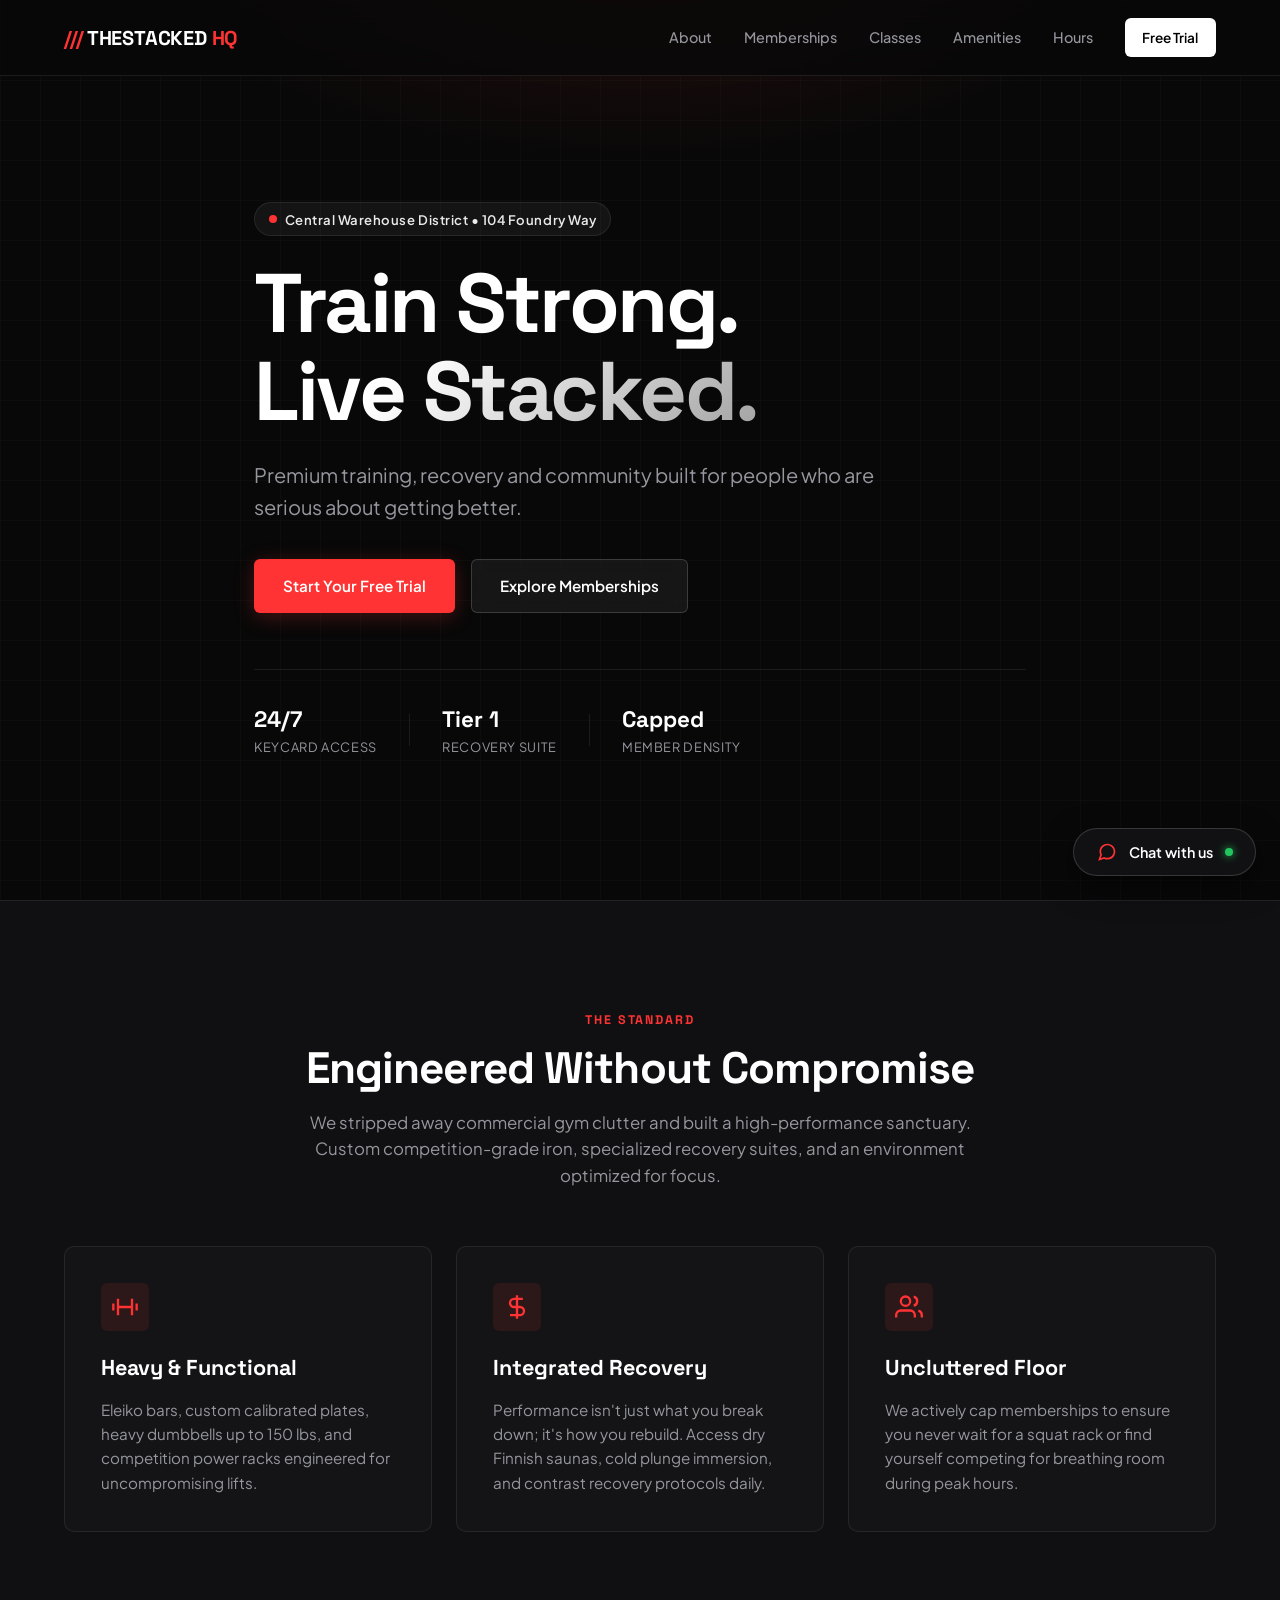
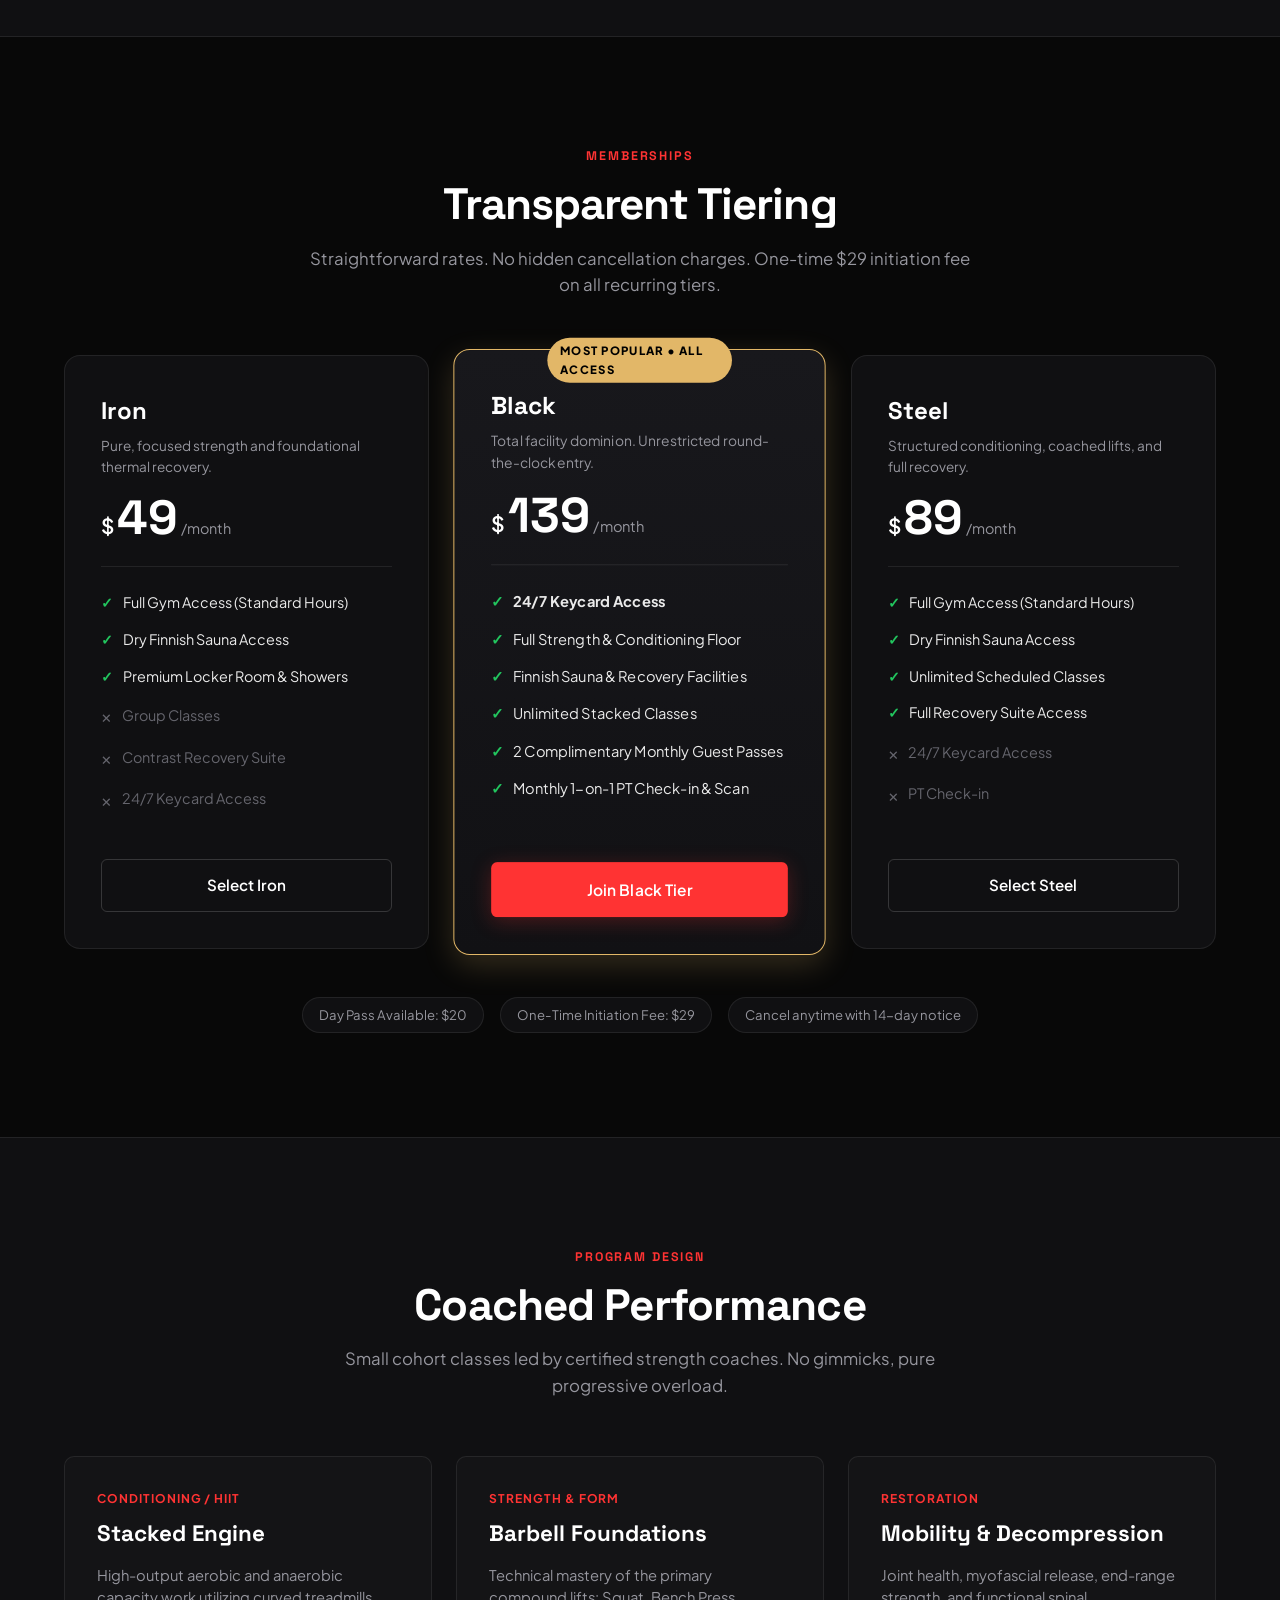
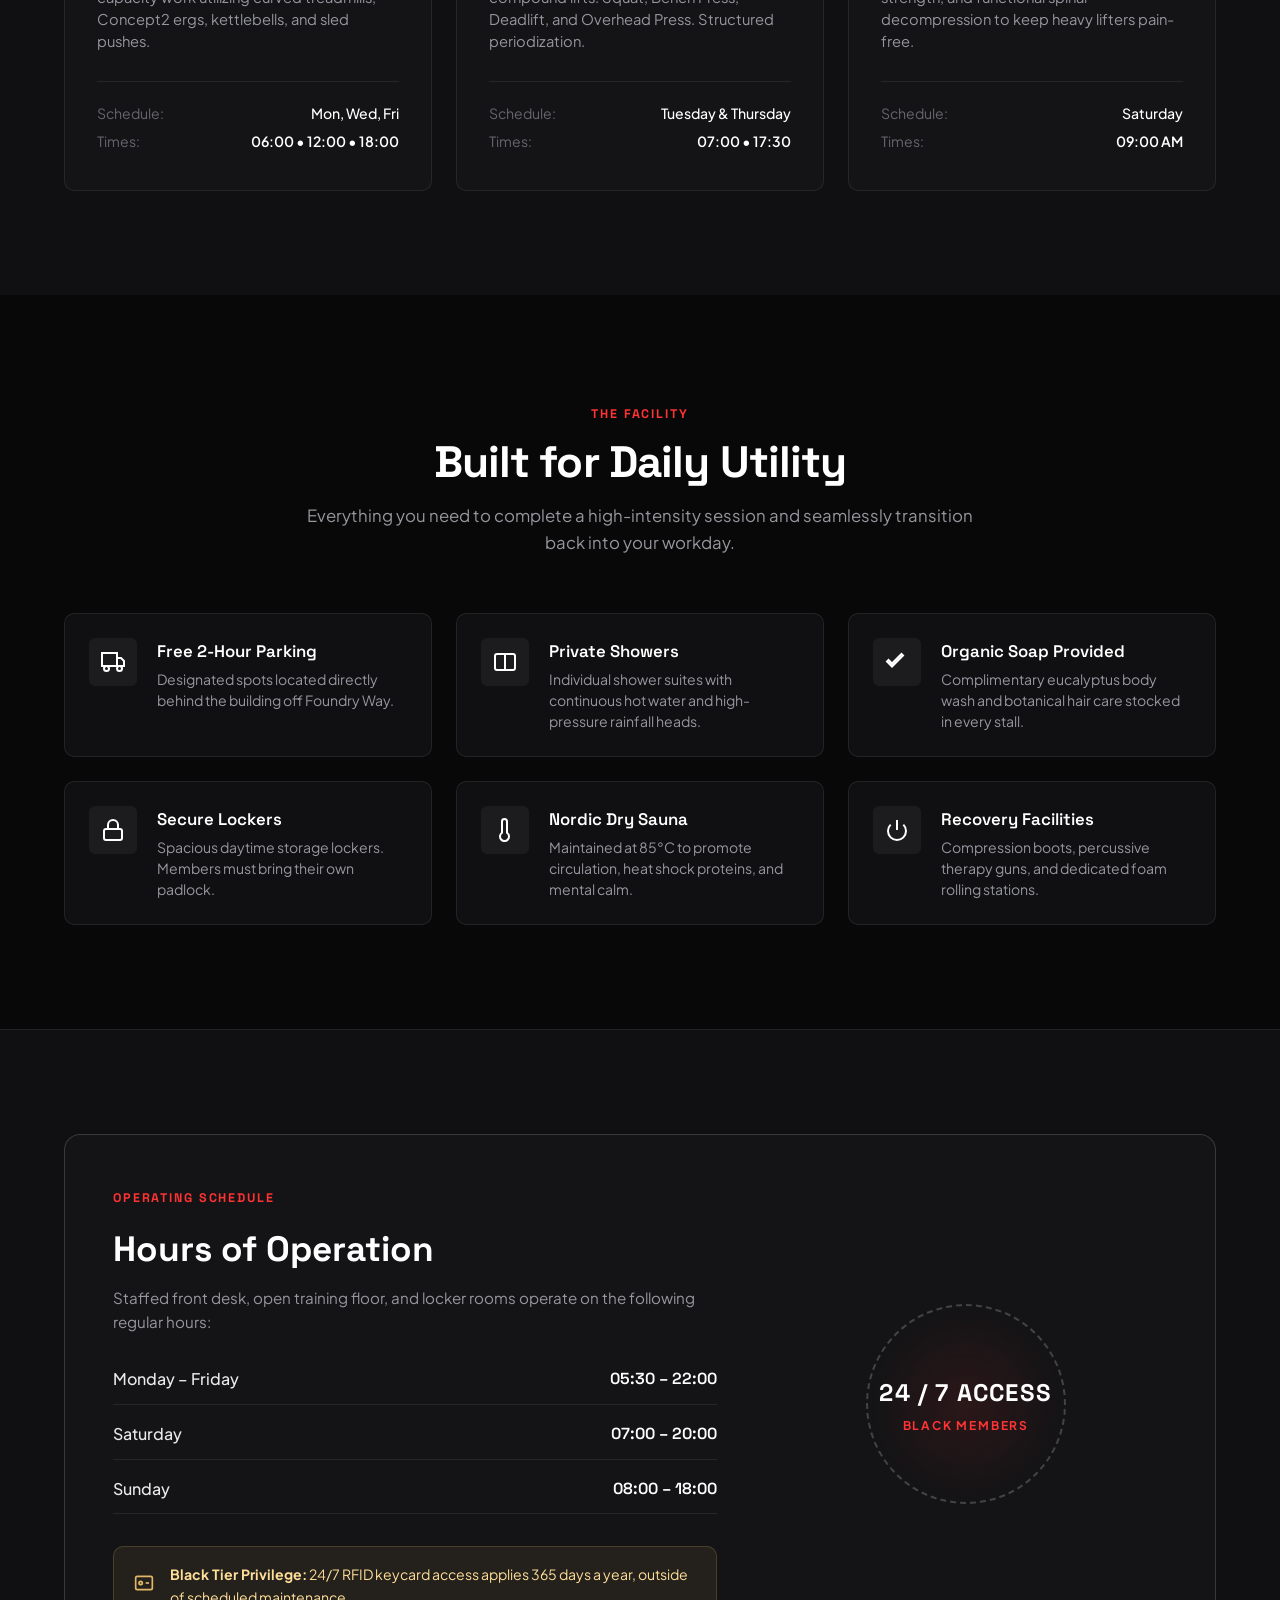
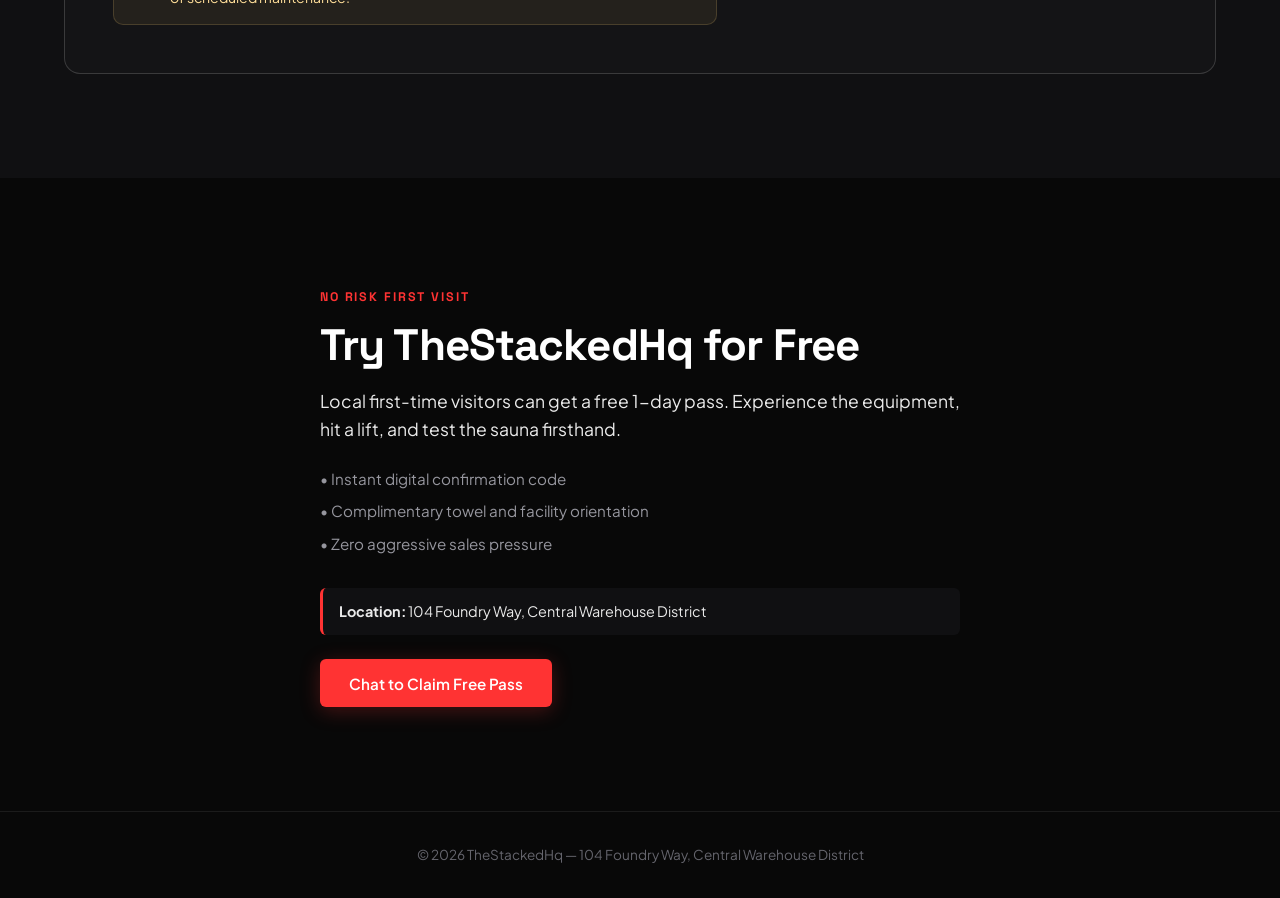
<file: index.html>
<!DOCTYPE html>
<html lang="en">
<head>
  <meta charset="UTF-8" />
  <meta name="viewport" content="width=device-width, initial-scale=1.0" />
  <title>TheStackedHq | Train Strong. Live Stacked.</title>
  <meta name="description" content="TheStackedHq is a premium strength, recovery, and conditioning facility located in the Central Warehouse District. High-end equipment, cold plunge, infrared sauna, and elite coaching." />
  
  <!-- Fonts -->
  <link rel="preconnect" href="https://fonts.googleapis.com">
  <link rel="preconnect" href="https://fonts.gstatic.com" crossorigin>
  <link href="https://fonts.googleapis.com/css2?family=Plus+Jakarta+Sans:wght@300;400;500;600;700;800&family=Space+Grotesk:wght@500;700&display=swap" rel="stylesheet">
  
  <link rel="stylesheet" href="style.css" />
</head>
<body>

  <!-- Navigation Bar -->
  <header class="site-header" id="navbar">
    <div class="container nav-container">
      <a href="#hero" class="brand-logo" aria-label="TheStackedHq Home">
        <span class="logo-mark">///</span> THESTACKED<span>HQ</span>
      </a>

      <nav class="nav-links" id="navMenu">
        <a href="#about" class="nav-link">About</a>
        <a href="#memberships" class="nav-link">Memberships</a>
        <a href="#classes" class="nav-link">Classes</a>
        <a href="#amenities" class="nav-link">Amenities</a>
        <a href="#hours" class="nav-link">Hours</a>
        <a href="#free-trial" class="nav-btn">Free Trial</a>
      </nav>

      <button class="mobile-toggle" id="menuToggle" aria-label="Toggle navigation menu" aria-expanded="false">
        <span></span>
        <span></span>
        <span></span>
      </button>
    </div>
  </header>

  <main>
    <!-- Hero Section -->
    <section class="hero" id="hero">
      <div class="hero-bg-overlay"></div>
      <div class="container hero-content">
        <div class="hero-tag">
          <span class="pulsing-dot"></span> Central Warehouse District &bull; 104 Foundry Way
        </div>
        <h1 class="hero-title">Train Strong.<br><span class="gradient-text">Live Stacked.</span></h1>
        <p class="hero-subtitle">
          Premium training, recovery and community built for people who are serious about getting better.
        </p>
        <div class="hero-actions">
          <a href="#free-trial" class="btn btn-primary">Start Your Free Trial</a>
          <a href="#memberships" class="btn btn-secondary">Explore Memberships</a>
        </div>
        <div class="hero-stats">
          <div class="stat-item">
            <span class="stat-number">24/7</span>
            <span class="stat-label">Keycard Access</span>
          </div>
          <div class="stat-divider"></div>
          <div class="stat-item">
            <span class="stat-number">Tier 1</span>
            <span class="stat-label">Recovery Suite</span>
          </div>
          <div class="stat-divider"></div>
          <div class="stat-item">
            <span class="stat-number">Capped</span>
            <span class="stat-label">Member Density</span>
          </div>
        </div>
      </div>
    </section>

    <!-- About Section -->
    <section class="section about" id="about">
      <div class="container">
        <div class="section-header text-center">
          <span class="section-eyebrow">The Standard</span>
          <h2 class="section-title">Engineered Without Compromise</h2>
          <p class="section-subtitle">
            We stripped away commercial gym clutter and built a high-performance sanctuary. Custom competition-grade iron, specialized recovery suites, and an environment optimized for focus.
          </p>
        </div>

        <div class="about-grid">
          <div class="about-card">
            <div class="card-icon">
              <svg width="28" height="28" viewBox="0 0 24 24" fill="none" stroke="currentColor" stroke-width="2"><path d="M6 5v14M18 5v14M2 9v6M22 9v6M6 12h12"/></svg>
            </div>
            <h3>Heavy &amp; Functional</h3>
            <p>Eleiko bars, custom calibrated plates, heavy dumbbells up to 150 lbs, and competition power racks engineered for uncompromising lifts.</p>
          </div>

          <div class="about-card">
            <div class="card-icon">
              <svg width="28" height="28" viewBox="0 0 24 24" fill="none" stroke="currentColor" stroke-width="2"><path d="M12 2v20M17 5H9.5a3.5 3.5 0 0 0 0 7h5a3.5 3.5 0 0 1 0 7H6"/></svg>
            </div>
            <h3>Integrated Recovery</h3>
            <p>Performance isn't just what you break down; it's how you rebuild. Access dry Finnish saunas, cold plunge immersion, and contrast recovery protocols daily.</p>
          </div>

          <div class="about-card">
            <div class="card-icon">
              <svg width="28" height="28" viewBox="0 0 24 24" fill="none" stroke="currentColor" stroke-width="2"><path d="M17 21v-2a4 4 0 0 0-4-4H5a4 4 0 0 0-4 4v2"></path><circle cx="9" cy="7" r="4"></circle><path d="M23 21v-2a4 4 0 0 0-3-3.87"></path><path d="M16 3.13a4 4 0 0 1 0 7.75"></path></svg>
            </div>
            <h3>Uncluttered Floor</h3>
            <p>We actively cap memberships to ensure you never wait for a squat rack or find yourself competing for breathing room during peak hours.</p>
          </div>
        </div>
      </div>
    </section>

    <!-- Membership Plans -->
    <section class="section memberships" id="memberships">
      <div class="container">
        <div class="section-header text-center">
          <span class="section-eyebrow">Memberships</span>
          <h2 class="section-title">Transparent Tiering</h2>
          <p class="section-subtitle">Straightforward rates. No hidden cancellation charges. One-time $29 initiation fee on all recurring tiers.</p>
        </div>

        <div class="pricing-grid">
          <div class="pricing-card">
            <div class="pricing-header">
              <h3 class="plan-name">Iron</h3>
              <p class="plan-desc">Pure, focused strength and foundational thermal recovery.</p>
              <div class="plan-price">
                <span class="currency">$</span>
                <span class="amount">49</span>
                <span class="period">/month</span>
              </div>
            </div>
            <ul class="plan-features">
              <li><span class="check-icon">&#10003;</span> Full Gym Access (Standard Hours)</li>
              <li><span class="check-icon">&#10003;</span> Dry Finnish Sauna Access</li>
              <li><span class="check-icon">&#10003;</span> Premium Locker Room &amp; Showers</li>
              <li class="muted"><span class="cross-icon">&times;</span> Group Classes</li>
              <li class="muted"><span class="cross-icon">&times;</span> Contrast Recovery Suite</li>
              <li class="muted"><span class="cross-icon">&times;</span> 24/7 Keycard Access</li>
            </ul>
            <a href="#free-trial" class="btn btn-outline btn-block">Select Iron</a>
          </div>

          <div class="pricing-card prominent">
            <div class="popular-badge">MOST POPULAR &bull; ALL ACCESS</div>
            <div class="pricing-header">
              <h3 class="plan-name">Black</h3>
              <p class="plan-desc">Total facility dominion. Unrestricted round-the-clock entry.</p>
              <div class="plan-price">
                <span class="currency">$</span>
                <span class="amount">139</span>
                <span class="period">/month</span>
              </div>
            </div>
            <ul class="plan-features">
              <li><span class="check-icon">&#10003;</span> <strong>24/7 Keycard Access</strong></li>
              <li><span class="check-icon">&#10003;</span> Full Strength &amp; Conditioning Floor</li>
              <li><span class="check-icon">&#10003;</span> Finnish Sauna &amp; Recovery Facilities</li>
              <li><span class="check-icon">&#10003;</span> Unlimited Stacked Classes</li>
              <li><span class="check-icon">&#10003;</span> 2 Complimentary Monthly Guest Passes</li>
              <li><span class="check-icon">&#10003;</span> Monthly 1-on-1 PT Check-in &amp; Scan</li>
            </ul>
            <a href="#free-trial" class="btn btn-primary btn-block">Join Black Tier</a>
          </div>

          <div class="pricing-card">
            <div class="pricing-header">
              <h3 class="plan-name">Steel</h3>
              <p class="plan-desc">Structured conditioning, coached lifts, and full recovery.</p>
              <div class="plan-price">
                <span class="currency">$</span>
                <span class="amount">89</span>
                <span class="period">/month</span>
              </div>
            </div>
            <ul class="plan-features">
              <li><span class="check-icon">&#10003;</span> Full Gym Access (Standard Hours)</li>
              <li><span class="check-icon">&#10003;</span> Dry Finnish Sauna Access</li>
              <li><span class="check-icon">&#10003;</span> Unlimited Scheduled Classes</li>
              <li><span class="check-icon">&#10003;</span> Full Recovery Suite Access</li>
              <li class="muted"><span class="cross-icon">&times;</span> 24/7 Keycard Access</li>
              <li class="muted"><span class="cross-icon">&times;</span> PT Check-in</li>
            </ul>
            <a href="#free-trial" class="btn btn-outline btn-block">Select Steel</a>
          </div>
        </div>

        <div class="pricing-footer-note">
          <div class="note-pill">Day Pass Available: $20</div>
          <div class="note-pill">One-Time Initiation Fee: $29</div>
          <div class="note-pill">Cancel anytime with 14-day notice</div>
        </div>
      </div>
    </section>

    <!-- Classes Section -->
    <section class="section classes" id="classes">
      <div class="container">
        <div class="section-header text-center">
          <span class="section-eyebrow">Program Design</span>
          <h2 class="section-title">Coached Performance</h2>
          <p class="section-subtitle">Small cohort classes led by certified strength coaches. No gimmicks, pure progressive overload.</p>
        </div>

        <div class="classes-grid">
          <div class="class-card">
            <div class="class-type-badge">Conditioning / HIIT</div>
            <h3 class="class-name">Stacked Engine</h3>
            <p class="class-desc">High-output aerobic and anaerobic capacity work utilizing curved treadmills, Concept2 ergs, kettlebells, and sled pushes.</p>
            <div class="class-meta">
              <div class="meta-row">
                <span class="meta-label">Schedule:</span>
                <span class="meta-val">Mon, Wed, Fri</span>
              </div>
              <div class="meta-row">
                <span class="meta-label">Times:</span>
                <span class="meta-val highlight">06:00 &bull; 12:00 &bull; 18:00</span>
              </div>
            </div>
          </div>

          <div class="class-card">
            <div class="class-type-badge">Strength &amp; Form</div>
            <h3 class="class-name">Barbell Foundations</h3>
            <p class="class-desc">Technical mastery of the primary compound lifts: Squat, Bench Press, Deadlift, and Overhead Press. Structured periodization.</p>
            <div class="class-meta">
              <div class="meta-row">
                <span class="meta-label">Schedule:</span>
                <span class="meta-val">Tuesday &amp; Thursday</span>
              </div>
              <div class="meta-row">
                <span class="meta-label">Times:</span>
                <span class="meta-val highlight">07:00 &bull; 17:30</span>
              </div>
            </div>
          </div>

          <div class="class-card">
            <div class="class-type-badge">Restoration</div>
            <h3 class="class-name">Mobility &amp; Decompression</h3>
            <p class="class-desc">Joint health, myofascial release, end-range strength, and functional spinal decompression to keep heavy lifters pain-free.</p>
            <div class="class-meta">
              <div class="meta-row">
                <span class="meta-label">Schedule:</span>
                <span class="meta-val">Saturday</span>
              </div>
              <div class="meta-row">
                <span class="meta-label">Times:</span>
                <span class="meta-val highlight">09:00 AM</span>
              </div>
            </div>
          </div>
        </div>
      </div>
    </section>

    <!-- Amenities Section -->
    <section class="section amenities" id="amenities">
      <div class="container">
        <div class="section-header text-center">
          <span class="section-eyebrow">The Facility</span>
          <h2 class="section-title">Built for Daily Utility</h2>
          <p class="section-subtitle">Everything you need to complete a high-intensity session and seamlessly transition back into your workday.</p>
        </div>

        <div class="amenities-grid">
          <div class="amenity-item">
            <div class="amenity-icon">
              <svg width="24" height="24" viewBox="0 0 24 24" fill="none" stroke="currentColor" stroke-width="2"><rect x="1" y="3" width="15" height="13"></rect><polygon points="16 8 20 8 23 11 23 16 16 16 16 8"></polygon><circle cx="5.5" cy="18.5" r="2.5"></circle><circle cx="18.5" cy="18.5" r="2.5"></circle></svg>
            </div>
            <div class="amenity-info">
              <h4>Free 2-Hour Parking</h4>
              <p>Designated spots located directly behind the building off Foundry Way.</p>
            </div>
          </div>

          <div class="amenity-item">
            <div class="amenity-icon">
              <svg width="24" height="24" viewBox="0 0 24 24" fill="none" stroke="currentColor" stroke-width="2"><path d="M4 4h16c1.1 0 2 .9 2 2v12c0 1.1-.9 2-2 2H4c-1.1 0-2-.9-2-2V6c0-1.1.9-2 2-2z"/><path d="M12 4v16"/></svg>
            </div>
            <div class="amenity-info">
              <h4>Private Showers</h4>
              <p>Individual shower suites with continuous hot water and high-pressure rainfall heads.</p>
            </div>
          </div>

          <div class="amenity-item">
            <div class="amenity-icon">
              <svg width="24" height="24" viewBox="0 0 24 24" fill="none" stroke="currentColor" stroke-width="2"><path d="M7 16.5l-5-5L3.5 10 7 13.5 16.5 4 18 5.5l-11 11z"/></svg>
            </div>
            <div class="amenity-info">
              <h4>Organic Soap Provided</h4>
              <p>Complimentary eucalyptus body wash and botanical hair care stocked in every stall.</p>
            </div>
          </div>

          <div class="amenity-item">
            <div class="amenity-icon">
              <svg width="24" height="24" viewBox="0 0 24 24" fill="none" stroke="currentColor" stroke-width="2"><rect x="3" y="11" width="18" height="11" rx="2" ry="2"></rect><path d="M7 11V7a5 5 0 0 1 10 0v4"></path></svg>
            </div>
            <div class="amenity-info">
              <h4>Secure Lockers</h4>
              <p>Spacious daytime storage lockers. Members must bring their own padlock.</p>
            </div>
          </div>

          <div class="amenity-item">
            <div class="amenity-icon">
              <svg width="24" height="24" viewBox="0 0 24 24" fill="none" stroke="currentColor" stroke-width="2"><path d="M14 14.76V3.5a2.5 2.5 0 0 0-5 0v11.26a4.5 4.5 0 1 0 5 0z"/></svg>
            </div>
            <div class="amenity-info">
              <h4>Nordic Dry Sauna</h4>
              <p>Maintained at 85°C to promote circulation, heat shock proteins, and mental calm.</p>
            </div>
          </div>

          <div class="amenity-item">
            <div class="amenity-icon">
              <svg width="24" height="24" viewBox="0 0 24 24" fill="none" stroke="currentColor" stroke-width="2"><path d="M18.36 6.64a9 9 0 1 1-12.73 0"></path><line x1="12" y1="2" x2="12" y2="12"></line></svg>
            </div>
            <div class="amenity-info">
              <h4>Recovery Facilities</h4>
              <p>Compression boots, percussive therapy guns, and dedicated foam rolling stations.</p>
            </div>
          </div>
        </div>
      </div>
    </section>

    <!-- Opening Hours -->
    <section class="section hours" id="hours">
      <div class="container">
        <div class="hours-card">
          <div class="hours-content">
            <span class="section-eyebrow">Operating Schedule</span>
            <h2 class="hours-title">Hours of Operation</h2>
            <p class="hours-desc">
              Staffed front desk, open training floor, and locker rooms operate on the following regular hours:
            </p>
            
            <div class="hours-list">
              <div class="hours-row">
                <span class="day">Monday &ndash; Friday</span>
                <span class="time">05:30 &ndash; 22:00</span>
              </div>
              <div class="hours-row">
                <span class="day">Saturday</span>
                <span class="time">07:00 &ndash; 20:00</span>
              </div>
              <div class="hours-row">
                <span class="day">Sunday</span>
                <span class="time">08:00 &ndash; 18:00</span>
              </div>
            </div>

            <div class="keycard-notice">
              <div class="keycard-icon">
                <svg width="20" height="20" viewBox="0 0 24 24" fill="none" stroke="currentColor" stroke-width="2"><rect x="2" y="4" width="20" height="16" rx="2"/><circle cx="8" cy="12" r="2"/><path d="M14 12h4"/></svg>
              </div>
              <div>
                <strong>Black Tier Privilege:</strong> 24/7 RFID keycard access applies 365 days a year, outside of scheduled maintenance.
              </div>
            </div>
          </div>

          <div class="hours-visual">
            <div class="badge-ring">
              <span class="ring-text">24 / 7 ACCESS</span>
              <span class="ring-sub">BLACK MEMBERS</span>
            </div>
          </div>
        </div>
      </div>
    </section>

    <!-- Free Trial CTA (lead form lives inside the chatbot) -->
    <section class="section free-trial" id="free-trial">
      <div class="container">
        <div class="trial-wrapper trial-wrapper-single">
          <div class="trial-text">
            <span class="section-eyebrow">No Risk First Visit</span>
            <h2 class="section-title">Try TheStackedHq for Free</h2>
            <p class="trial-lead">
              Local first-time visitors can get a free 1-day pass. Experience the equipment, hit a lift, and test the sauna firsthand.
            </p>
            <ul class="trial-perks">
              <li>&bull; Instant digital confirmation code</li>
              <li>&bull; Complimentary towel and facility orientation</li>
              <li>&bull; Zero aggressive sales pressure</li>
            </ul>
            <div class="location-brief">
              <strong>Location:</strong> 104 Foundry Way, Central Warehouse District
            </div>
            <div class="trial-cta-row">
              <button type="button" class="btn btn-primary" id="openChatFromTrial">Chat to Claim Free Pass</button>
            </div>
          </div>
        </div>
      </div>
    </section>
  </main>

  <!-- Footer -->
  <footer class="site-footer">
    <div class="container">
      <p>&copy; <span id="yearSpan"></span> TheStackedHq &mdash; 104 Foundry Way, Central Warehouse District</p>
    </div>
  </footer>

  <!-- AI Chat Widget — button always visible; lead form is first screen inside -->
  <div class="chat-widget-container" id="chatWidgetContainer">
    <div class="chat-window" id="chatWindow" hidden>
      <div class="chat-header">
        <div class="chat-header-info">
          <span class="chat-header-title">TheStackedHq Assistant</span>
          <span class="chat-header-status"><span class="chat-online-badge"></span> Online now</span>
        </div>
        <div class="chat-header-actions">
          <button class="chat-icon-btn" id="chatClearBtn" aria-label="Clear conversation" title="Clear conversation" hidden>
            <svg width="16" height="16" viewBox="0 0 24 24" fill="none" stroke="currentColor" stroke-width="2"><path d="M3 6h18"/><path d="M8 6V4a2 2 0 0 1 2-2h4a2 2 0 0 1 2 2v2"/><path d="M19 6l-1 14a2 2 0 0 1-2 2H8a2 2 0 0 1-2-2L5 6"/></svg>
          </button>
          <button class="chat-icon-btn" id="chatCloseBtn" aria-label="Close chat">
            <svg width="16" height="16" viewBox="0 0 24 24" fill="none" stroke="currentColor" stroke-width="2"><path d="M18 6L6 18"/><path d="M6 6l12 12"/></svg>
          </button>
        </div>
      </div>

      <!-- Lead form gate (shown until successful submission) -->
      <div class="chat-lead-gate" id="chatLeadGate">
        <div class="chat-lead-welcome">
          Hey! Welcome to TheStackedHq 👋<br><br>
          Submit your information to receive exclusive discount offers and start chatting with our assistant.
        </div>
        <form id="chatLeadForm" class="chat-lead-form" novalidate>
          <div class="chat-form-group">
            <label for="chatLeadName">Full Name</label>
            <input type="text" id="chatLeadName" name="name" placeholder="Marcus Vance" autocomplete="name" required />
            <span class="chat-field-error" id="chatNameError"></span>
          </div>
          <div class="chat-form-group">
            <label for="chatLeadEmail">Email Address</label>
            <input type="email" id="chatLeadEmail" name="email" placeholder="marcus@email.com" autocomplete="email" required />
            <span class="chat-field-error" id="chatEmailError"></span>
          </div>
          <div class="chat-form-group">
            <label for="chatLeadPhone">Phone Number</label>
            <input type="tel" id="chatLeadPhone" name="phone" placeholder="(555) 123-4567" autocomplete="tel" required />
            <span class="chat-field-error" id="chatPhoneError"></span>
          </div>
          <button type="submit" class="btn btn-primary btn-block chat-lead-submit" id="chatLeadSubmitBtn">
            <span class="btn-label">Submit &amp; Start Chat</span>
            <span class="btn-spinner"></span>
          </button>
          <div class="chat-form-alert" id="chatFormAlert"></div>
        </form>
      </div>

      <!-- Real chat interface (shown only after successful lead) -->
      <div class="chat-active-area" id="chatActiveArea" hidden>
        <div class="chat-messages" id="chatMessages"></div>

        <div class="chat-chips">
          <button class="chat-chip" data-query="What are your opening hours?">Opening hours</button>
          <button class="chat-chip" data-query="What are your membership prices?">Pricing</button>
          <button class="chat-chip" data-query="What classes do you offer?">Classes</button>
        </div>

        <form class="chat-input-form" id="chatInputForm">
          <input type="text" id="chatInput" placeholder="Type your question..." autocomplete="off" aria-label="Chat message" />
          <button type="submit" class="chat-send-btn" aria-label="Send message">
            <svg width="16" height="16" viewBox="0 0 24 24" fill="none" stroke="currentColor" stroke-width="2"><path d="M22 2L11 13"/><path d="M22 2l-7 20-4-9-9-4 20-7z"/></svg>
          </button>
        </form>
      </div>
    </div>

    <button class="chat-trigger-btn" id="chatTriggerBtn" aria-expanded="false" aria-label="Open chat assistant">
      <span class="chat-trigger-icon">
        <svg width="20" height="20" viewBox="0 0 24 24" fill="none" stroke="currentColor" stroke-width="2"><path d="M21 11.5a8.38 8.38 0 0 1-.9 3.8 8.5 8.5 0 0 1-7.6 4.7 8.38 8.38 0 0 1-3.8-.9L3 21l1.9-5.7a8.38 8.38 0 0 1-.9-3.8 8.5 8.5 0 0 1 4.7-7.6 8.38 8.38 0 0 1 3.8-.9h.5a8.48 8.48 0 0 1 8 8v.5z"/></svg>
      </span>
      <span class="chat-trigger-text">Chat with us</span>
      <span class="chat-online-badge"></span>
    </button>
  </div>

  <script src="script.js"></script>
</body>
</html>
</file>
<file: style.css>
/* ==========================================================================
   TheStackedHq - Modern Premium Dark Gym Stylesheet
   ========================================================================== */

:root {
  /* Color Palette */
  --bg-black: #080808;
  --bg-surface: #101012;
  --bg-surface-elevated: #161619;
  --bg-surface-card: #141416;
  --bg-subtle: #1c1c20;
  
  --primary-accent: #ff3333;
  --primary-accent-hover: #e02828;
  --primary-glow: rgba(255, 51, 51, 0.25);

  --accent-gold: #e2b768;
  --accent-gold-glow: rgba(226, 183, 104, 0.2);

  --text-pure: #ffffff;
  --text-main: #eaeaea;
  --text-muted: #96969e;
  --text-dim: #65656d;

  --border-subtle: rgba(255, 255, 255, 0.08);
  --border-strong: rgba(255, 255, 255, 0.16);
  --border-focus: rgba(255, 51, 51, 0.6);

  --success-color: #22c55e;
  --error-color: #ef4444;

  /* Typography */
  --font-sans: 'Plus Jakarta Sans', -apple-system, BlinkMacSystemFont, "Segoe UI", Roboto, sans-serif;
  --font-display: 'Space Grotesk', var(--font-sans);

  /* Layout & Sizing */
  --max-width: 1200px;
  --header-height: 76px;
  --radius-sm: 6px;
  --radius-md: 10px;
  --radius-lg: 16px;
  --radius-pill: 9999px;

  /* Transitions */
  --transition-fast: 0.2s cubic-bezier(0.16, 1, 0.3, 1);
  --transition-smooth: 0.35s cubic-bezier(0.16, 1, 0.3, 1);
}

/* Reset & Global */
*, *::before, *::after {
  box-sizing: border-box;
  margin: 0;
  padding: 0;
}

html {
  scroll-behavior: smooth;
  color-scheme: dark;
  font-size: 16px;
  -webkit-text-size-adjust: 100%;
}

body {
  background-color: var(--bg-black);
  color: var(--text-main);
  font-family: var(--font-sans);
  line-height: 1.6;
  overflow-x: hidden;
  -webkit-font-smoothing: antialiased;
}

img {
  max-width: 100%;
  height: auto;
  display: block;
}

a {
  color: inherit;
  text-decoration: none;
  transition: color var(--transition-fast);
}

button, input {
  font-family: inherit;
}

.container {
  width: 100%;
  max-width: var(--max-width);
  margin-left: auto;
  margin-right: auto;
  padding-left: 1.5rem;
  padding-right: 1.5rem;
}

.section {
  padding: 6.5rem 0;
  position: relative;
}

.text-center {
  text-align: center;
}

.gradient-text {
  background: linear-gradient(135deg, #ffffff 30%, #a0a0a0 100%);
  -webkit-background-clip: text;
  -webkit-text-fill-color: transparent;
}

/* Typography Helpers */
.section-header {
  max-width: 680px;
  margin: 0 auto 3.5rem auto;
}

.section-eyebrow {
  display: inline-block;
  font-family: var(--font-display);
  font-size: 0.78rem;
  font-weight: 700;
  text-transform: uppercase;
  letter-spacing: 0.15em;
  color: var(--primary-accent);
  margin-bottom: 0.75rem;
}

.section-title {
  font-family: var(--font-display);
  font-size: clamp(2rem, 4vw, 2.75rem);
  font-weight: 700;
  line-height: 1.15;
  color: var(--text-pure);
  letter-spacing: -0.02em;
  margin-bottom: 1rem;
}

.section-subtitle {
  color: var(--text-muted);
  font-size: 1.05rem;
  line-height: 1.6;
}

/* Buttons */
.btn {
  display: inline-flex;
  align-items: center;
  justify-content: center;
  font-weight: 600;
  font-size: 0.95rem;
  padding: 0.85rem 1.75rem;
  border-radius: var(--radius-sm);
  cursor: pointer;
  border: 1px solid transparent;
  transition: all var(--transition-fast);
  white-space: nowrap;
}

.btn-primary {
  background-color: var(--primary-accent);
  color: #ffffff;
  box-shadow: 0 4px 20px var(--primary-glow);
}

.btn-primary:hover {
  background-color: var(--primary-accent-hover);
  transform: translateY(-2px);
  box-shadow: 0 6px 25px rgba(255, 51, 51, 0.4);
}

.btn-secondary {
  background-color: rgba(255, 255, 255, 0.06);
  color: var(--text-pure);
  border-color: var(--border-strong);
  backdrop-filter: blur(8px);
}

.btn-secondary:hover {
  background-color: rgba(255, 255, 255, 0.12);
  border-color: rgba(255, 255, 255, 0.3);
  transform: translateY(-2px);
}

.btn-outline {
  background: transparent;
  border-color: var(--border-strong);
  color: var(--text-pure);
}

.btn-outline:hover {
  border-color: var(--text-pure);
  background-color: rgba(255, 255, 255, 0.04);
}

.btn-block {
  width: 100%;
}

/* Header & Navbar */
.site-header {
  position: fixed;
  top: 0;
  left: 0;
  width: 100%;
  height: var(--header-height);
  z-index: 1000;
  background: rgba(8, 8, 8, 0.8);
  backdrop-filter: blur(14px);
  -webkit-backdrop-filter: blur(14px);
  border-bottom: 1px solid var(--border-subtle);
  transition: background var(--transition-fast), border var(--transition-fast);
}

.site-header.scrolled {
  background: rgba(8, 8, 8, 0.95);
  border-bottom: 1px solid var(--border-strong);
}

.nav-container {
  display: flex;
  align-items: center;
  justify-content: space-between;
  height: 100%;
}

.brand-logo {
  font-family: var(--font-display);
  font-size: 1.25rem;
  font-weight: 700;
  letter-spacing: -0.01em;
  color: var(--text-pure);
  display: flex;
  align-items: center;
  gap: 0.3rem;
}

.brand-logo .logo-mark {
  color: var(--primary-accent);
  letter-spacing: -0.1em;
}

.brand-logo span {
  color: var(--primary-accent);
}

.nav-links {
  display: flex;
  align-items: center;
  gap: 2rem;
}

.nav-link {
  font-size: 0.9rem;
  font-weight: 500;
  color: var(--text-muted);
}

.nav-link:hover {
  color: var(--text-pure);
}

.nav-btn {
  font-size: 0.85rem;
  font-weight: 600;
  background: #ffffff;
  color: #000000;
  padding: 0.55rem 1.1rem;
  border-radius: var(--radius-sm);
  transition: all var(--transition-fast);
}

.nav-btn:hover {
  background: #dddddd;
  transform: translateY(-1px);
}

.mobile-toggle {
  display: none;
  background: transparent;
  border: none;
  cursor: pointer;
  width: 28px;
  height: 20px;
  position: relative;
  flex-direction: column;
  justify-content: space-between;
}

.mobile-toggle span {
  display: block;
  height: 2px;
  width: 100%;
  background: var(--text-pure);
  border-radius: 2px;
  transition: transform 0.25s ease, opacity 0.25s ease;
}

/* Hero Section */
.hero {
  position: relative;
  min-height: 100vh;
  display: flex;
  align-items: center;
  padding-top: var(--header-height);
  background-color: var(--bg-black);
  background-image: 
    radial-gradient(ellipse 60% 40% at 50% -10%, rgba(255, 51, 51, 0.15), transparent 70%),
    linear-gradient(rgba(255,255,255,0.02) 1px, transparent 1px),
    linear-gradient(90deg, rgba(255,255,255,0.02) 1px, transparent 1px);
  background-size: 100% 100%, 40px 40px, 40px 40px;
}

.hero-content {
  position: relative;
  z-index: 2;
  padding-top: 2rem;
  padding-bottom: 3rem;
  max-width: 820px;
}

.hero-tag {
  display: inline-flex;
  align-items: center;
  gap: 0.5rem;
  font-size: 0.82rem;
  font-weight: 600;
  letter-spacing: 0.04em;
  color: var(--text-main);
  background: rgba(255, 255, 255, 0.05);
  border: 1px solid var(--border-subtle);
  padding: 0.35rem 0.85rem;
  border-radius: var(--radius-pill);
  margin-bottom: 1.5rem;
}

.pulsing-dot {
  width: 8px;
  height: 8px;
  border-radius: 50%;
  background-color: var(--primary-accent);
  box-shadow: 0 0 0 0 rgba(255, 51, 51, 0.6);
  animation: pulseDot 2s infinite;
}

@keyframes pulseDot {
  0% { transform: scale(0.95); box-shadow: 0 0 0 0 rgba(255, 51, 51, 0.7); }
  70% { transform: scale(1); box-shadow: 0 0 0 8px rgba(255, 51, 51, 0); }
  100% { transform: scale(0.95); box-shadow: 0 0 0 0 rgba(255, 51, 51, 0); }
}

.hero-title {
  font-family: var(--font-display);
  font-size: clamp(2.8rem, 6.5vw, 5.2rem);
  font-weight: 700;
  line-height: 1.05;
  letter-spacing: -0.03em;
  margin-bottom: 1.5rem;
  color: var(--text-pure);
}

.hero-subtitle {
  font-size: clamp(1.05rem, 2vw, 1.25rem);
  color: var(--text-muted);
  line-height: 1.6;
  max-width: 620px;
  margin-bottom: 2.25rem;
}

.hero-actions {
  display: flex;
  align-items: center;
  gap: 1rem;
  flex-wrap: wrap;
  margin-bottom: 3.5rem;
}

.hero-stats {
  display: flex;
  align-items: center;
  gap: 2rem;
  border-top: 1px solid var(--border-subtle);
  padding-top: 2rem;
}

.stat-item {
  display: flex;
  flex-direction: column;
}

.stat-number {
  font-family: var(--font-display);
  font-size: 1.4rem;
  font-weight: 700;
  color: var(--text-pure);
}

.stat-label {
  font-size: 0.8rem;
  color: var(--text-muted);
  text-transform: uppercase;
  letter-spacing: 0.05em;
}

.stat-divider {
  width: 1px;
  height: 32px;
  background-color: var(--border-subtle);
}

/* About Section */
.about {
  background-color: var(--bg-surface);
  border-top: 1px solid var(--border-subtle);
  border-bottom: 1px solid var(--border-subtle);
}

.about-grid {
  display: grid;
  grid-template-columns: repeat(auto-fit, minmax(300px, 1fr));
  gap: 1.5rem;
}

.about-card {
  background: var(--bg-surface-card);
  border: 1px solid var(--border-subtle);
  border-radius: var(--radius-md);
  padding: 2.25rem;
  transition: transform var(--transition-fast), border-color var(--transition-fast);
}

.about-card:hover {
  transform: translateY(-4px);
  border-color: var(--border-strong);
}

.card-icon {
  width: 48px;
  height: 48px;
  background: rgba(255, 51, 51, 0.1);
  color: var(--primary-accent);
  border-radius: var(--radius-sm);
  display: flex;
  align-items: center;
  justify-content: center;
  margin-bottom: 1.25rem;
}

.about-card h3 {
  font-family: var(--font-display);
  font-size: 1.35rem;
  font-weight: 700;
  margin-bottom: 0.75rem;
  color: var(--text-pure);
}

.about-card p {
  color: var(--text-muted);
  font-size: 0.95rem;
  line-height: 1.6;
}

/* Memberships */
.memberships {
  background-color: var(--bg-black);
}

.pricing-grid {
  display: grid;
  grid-template-columns: repeat(auto-fit, minmax(280px, 1fr));
  gap: 1.75rem;
  align-items: stretch;
  margin-bottom: 3rem;
}

.pricing-card {
  background: var(--bg-surface);
  border: 1px solid var(--border-subtle);
  border-radius: var(--radius-lg);
  padding: 2.25rem;
  display: flex;
  flex-direction: column;
  position: relative;
  transition: transform var(--transition-fast), border-color var(--transition-fast);
}

.pricing-card:hover {
  border-color: var(--border-strong);
}

.pricing-card.prominent {
  background: linear-gradient(180deg, #18181c 0%, #111114 100%);
  border: 1.5px solid var(--accent-gold);
  box-shadow: 0 10px 30px var(--accent-gold-glow);
  transform: scale(1.02);
}

@media (max-width: 900px) {
  .pricing-card.prominent {
    transform: none;
  }
}

.popular-badge {
  position: absolute;
  top: -12px;
  left: 50%;
  transform: translateX(-50%);
  background: var(--accent-gold);
  color: #000000;
  font-size: 0.7rem;
  font-weight: 800;
  letter-spacing: 0.1em;
  padding: 0.25rem 0.8rem;
  border-radius: var(--radius-pill);
}

.pricing-header {
  margin-bottom: 1.5rem;
  border-bottom: 1px solid var(--border-subtle);
  padding-bottom: 1.5rem;
}

.plan-name {
  font-family: var(--font-display);
  font-size: 1.5rem;
  font-weight: 700;
  color: var(--text-pure);
}

.plan-desc {
  font-size: 0.85rem;
  color: var(--text-muted);
  min-height: 38px;
  margin-top: 0.25rem;
}

.plan-price {
  margin-top: 1rem;
  display: flex;
  align-items: baseline;
  gap: 0.2rem;
}

.plan-price .currency {
  font-size: 1.3rem;
  font-weight: 600;
  color: var(--text-pure);
}

.plan-price .amount {
  font-family: var(--font-display);
  font-size: 3rem;
  font-weight: 700;
  line-height: 1;
  color: var(--text-pure);
}

.plan-price .period {
  font-size: 0.9rem;
  color: var(--text-muted);
}

.plan-features {
  list-style: none;
  margin-bottom: 2rem;
  flex-grow: 1;
}

.plan-features li {
  font-size: 0.9rem;
  margin-bottom: 0.85rem;
  display: flex;
  align-items: center;
  gap: 0.6rem;
  color: var(--text-main);
}

.plan-features li.muted {
  color: var(--text-dim);
}

.check-icon {
  color: var(--success-color);
  font-weight: bold;
}

.cross-icon {
  color: var(--text-dim);
  font-size: 1.1rem;
}

.pricing-footer-note {
  display: flex;
  justify-content: center;
  flex-wrap: wrap;
  gap: 1rem;
}

.note-pill {
  font-size: 0.82rem;
  color: var(--text-muted);
  background: var(--bg-surface);
  border: 1px solid var(--border-subtle);
  padding: 0.4rem 1rem;
  border-radius: var(--radius-pill);
}

/* Classes */
.classes {
  background-color: var(--bg-surface);
  border-top: 1px solid var(--border-subtle);
}

.classes-grid {
  display: grid;
  grid-template-columns: repeat(auto-fit, minmax(300px, 1fr));
  gap: 1.5rem;
}

.class-card {
  background: var(--bg-surface-card);
  border: 1px solid var(--border-subtle);
  border-radius: var(--radius-md);
  padding: 2rem;
  display: flex;
  flex-direction: column;
}

.class-type-badge {
  font-size: 0.75rem;
  text-transform: uppercase;
  font-weight: 700;
  letter-spacing: 0.08em;
  color: var(--primary-accent);
  margin-bottom: 0.5rem;
}

.class-name {
  font-family: var(--font-display);
  font-size: 1.4rem;
  font-weight: 700;
  color: var(--text-pure);
  margin-bottom: 0.75rem;
}

.class-desc {
  color: var(--text-muted);
  font-size: 0.92rem;
  line-height: 1.5;
  margin-bottom: 1.75rem;
  flex-grow: 1;
}

.class-meta {
  border-top: 1px solid var(--border-subtle);
  padding-top: 1.25rem;
}

.meta-row {
  display: flex;
  justify-content: space-between;
  font-size: 0.88rem;
  margin-bottom: 0.35rem;
}

.meta-label {
  color: var(--text-dim);
}

.meta-val {
  font-weight: 500;
  color: var(--text-pure);
}

.meta-val.highlight {
  color: var(--text-pure);
  font-weight: 600;
}

/* Amenities */
.amenities {
  background-color: var(--bg-black);
}

.amenities-grid {
  display: grid;
  grid-template-columns: repeat(auto-fit, minmax(320px, 1fr));
  gap: 1.5rem;
}

.amenity-item {
  display: flex;
  align-items: flex-start;
  gap: 1.25rem;
  padding: 1.5rem;
  background: var(--bg-surface);
  border: 1px solid var(--border-subtle);
  border-radius: var(--radius-md);
}

.amenity-icon {
  background: rgba(255, 255, 255, 0.05);
  color: var(--text-pure);
  padding: 0.75rem;
  border-radius: var(--radius-sm);
  display: flex;
  align-items: center;
  justify-content: center;
  flex-shrink: 0;
}

.amenity-info h4 {
  font-family: var(--font-display);
  font-size: 1.05rem;
  font-weight: 600;
  margin-bottom: 0.25rem;
  color: var(--text-pure);
}

.amenity-info p {
  color: var(--text-muted);
  font-size: 0.88rem;
  line-height: 1.5;
}

/* Opening Hours */
.hours {
  background-color: var(--bg-surface);
  border-top: 1px solid var(--border-subtle);
}

.hours-card {
  background: var(--bg-surface-card);
  border: 1px solid var(--border-strong);
  border-radius: var(--radius-lg);
  padding: 3rem;
  display: grid;
  grid-template-columns: 1.5fr 1fr;
  gap: 3rem;
  align-items: center;
}

.hours-title {
  font-family: var(--font-display);
  font-size: 2.2rem;
  font-weight: 700;
  margin-bottom: 0.5rem;
  color: var(--text-pure);
}

.hours-desc {
  color: var(--text-muted);
  margin-bottom: 2rem;
  font-size: 0.95rem;
}

.hours-list {
  display: flex;
  flex-direction: column;
  gap: 1rem;
  margin-bottom: 2rem;
}

.hours-row {
  display: flex;
  justify-content: space-between;
  padding-bottom: 0.75rem;
  border-bottom: 1px solid var(--border-subtle);
  font-size: 1rem;
}

.hours-row .day {
  color: var(--text-main);
  font-weight: 500;
}

.hours-row .time {
  font-family: var(--font-display);
  font-weight: 600;
  color: var(--text-pure);
}

.keycard-notice {
  display: flex;
  align-items: center;
  gap: 1rem;
  background: rgba(226, 183, 104, 0.08);
  border: 1px solid rgba(226, 183, 104, 0.2);
  padding: 1rem 1.25rem;
  border-radius: var(--radius-md);
  font-size: 0.88rem;
  color: #ffde99;
}

.keycard-icon {
  flex-shrink: 0;
  color: var(--accent-gold);
}

.hours-visual {
  display: flex;
  align-items: center;
  justify-content: center;
}

.badge-ring {
  width: 200px;
  height: 200px;
  border-radius: 50%;
  border: 2px dashed rgba(255, 255, 255, 0.2);
  display: flex;
  flex-direction: column;
  align-items: center;
  justify-content: center;
  text-align: center;
  background: radial-gradient(circle, rgba(255, 51, 51, 0.1) 0%, transparent 70%);
}

.ring-text {
  font-family: var(--font-display);
  font-size: 1.5rem;
  font-weight: 800;
  color: var(--text-pure);
  letter-spacing: 0.05em;
}

.ring-sub {
  font-size: 0.75rem;
  letter-spacing: 0.15em;
  color: var(--primary-accent);
  font-weight: 700;
  margin-top: 0.25rem;
}

/* Free Trial (lead form removed – now only inside chat) */
.free-trial {
  background-color: var(--bg-black);
}

.trial-wrapper {
  display: grid;
  grid-template-columns: 1fr 1fr;
  gap: 3.5rem;
  align-items: center;
}

.trial-wrapper-single {
  grid-template-columns: 1fr;
  max-width: 640px;
  margin: 0 auto;
}

.trial-lead {
  font-size: 1.1rem;
  color: var(--text-main);
  line-height: 1.6;
  margin-bottom: 1.5rem;
}

.trial-perks {
  list-style: none;
  margin-bottom: 2rem;
}

.trial-perks li {
  font-size: 0.95rem;
  color: var(--text-muted);
  margin-bottom: 0.5rem;
}

.location-brief {
  font-size: 0.9rem;
  color: var(--text-main);
  background: var(--bg-surface);
  padding: 0.75rem 1rem;
  border-radius: var(--radius-sm);
  border-left: 3px solid var(--primary-accent);
  margin-bottom: 1.5rem;
}

.trial-cta-row {
  margin-top: 0.5rem;
}

/* Footer */
.site-footer {
  padding: 2rem 0;
  border-top: 1px solid var(--border-subtle);
  text-align: center;
}

.site-footer p {
  color: var(--text-dim);
  font-size: 0.85rem;
}

/* AI Chat Widget */
.chat-widget-container {
  position: fixed;
  bottom: 24px;
  right: 24px;
  z-index: 999;
}

.chat-trigger-btn {
  background: #111113;
  color: var(--text-pure);
  border: 1px solid var(--border-strong);
  border-radius: var(--radius-pill);
  padding: 0.8rem 1.4rem;
  display: flex;
  align-items: center;
  gap: 0.75rem;
  cursor: pointer;
  box-shadow: 0 10px 30px rgba(0, 0, 0, 0.6);
  transition: all var(--transition-fast);
}

.chat-trigger-btn:hover {
  border-color: var(--primary-accent);
  transform: translateY(-2px);
  box-shadow: 0 12px 35px rgba(255, 51, 51, 0.2);
}

.chat-trigger-icon {
  color: var(--primary-accent);
  display: flex;
  align-items: center;
}

.chat-trigger-text {
  font-weight: 600;
  font-size: 0.9rem;
}

.chat-online-badge {
  width: 8px;
  height: 8px;
  background-color: var(--success-color);
  border-radius: 50%;
  box-shadow: 0 0 8px var(--success-color);
}

.chat-window {
  position: absolute;
  bottom: calc(100% + 16px);
  right: 0;
  width: 380px;
  max-width: calc(100vw - 48px);
  height: 560px;
  max-height: calc(100vh - 140px);
  background: var(--bg-surface-elevated);
  border: 1px solid var(--border-strong);
  border-radius: var(--radius-lg);
  box-shadow: 0 30px 60px rgba(0, 0, 0, 0.6);
  display: flex;
  flex-direction: column;
  overflow: hidden;
  opacity: 0;
  transform: translateY(16px) scale(0.98);
  transition: opacity var(--transition-smooth), transform var(--transition-smooth);
  pointer-events: none;
}

.chat-window.open {
  opacity: 1;
  transform: translateY(0) scale(1);
  pointer-events: auto;
}

.chat-header {
  display: flex;
  align-items: center;
  justify-content: space-between;
  padding: 1rem 1.1rem;
  border-bottom: 1px solid var(--border-subtle);
  background: var(--bg-surface-card);
  flex-shrink: 0;
}

.chat-header-info {
  display: flex;
  flex-direction: column;
}

.chat-header-title {
  font-family: var(--font-display);
  font-weight: 700;
  font-size: 0.95rem;
  color: var(--text-pure);
}

.chat-header-status {
  display: flex;
  align-items: center;
  gap: 0.4rem;
  font-size: 0.78rem;
  color: var(--text-muted);
}

.chat-header-actions {
  display: flex;
  gap: 0.4rem;
}

.chat-icon-btn {
  background: transparent;
  border: 1px solid var(--border-subtle);
  color: var(--text-muted);
  width: 30px;
  height: 30px;
  border-radius: var(--radius-sm);
  display: flex;
  align-items: center;
  justify-content: center;
  cursor: pointer;
  transition: all var(--transition-fast);
}

.chat-icon-btn:hover {
  color: var(--text-pure);
  border-color: var(--border-strong);
}

/* Lead gate inside chat */
.chat-lead-gate {
  flex: 1;
  overflow-y: auto;
  padding: 1.25rem 1.1rem;
  display: flex;
  flex-direction: column;
}

.chat-lead-welcome {
  font-size: 0.92rem;
  line-height: 1.5;
  color: var(--text-main);
  background: var(--bg-subtle);
  border-radius: var(--radius-md);
  padding: 0.85rem 1rem;
  margin-bottom: 1.25rem;
  border-bottom-left-radius: 4px;
}

.chat-lead-form {
  display: flex;
  flex-direction: column;
  gap: 0.15rem;
}

.chat-form-group {
  margin-bottom: 0.9rem;
}

.chat-form-group label {
  display: block;
  font-size: 0.8rem;
  font-weight: 600;
  color: var(--text-main);
  margin-bottom: 0.35rem;
}

.chat-form-group input {
  width: 100%;
  padding: 0.7rem 0.9rem;
  background: var(--bg-black);
  border: 1px solid var(--border-subtle);
  border-radius: var(--radius-sm);
  color: var(--text-pure);
  font-size: 0.9rem;
  outline: none;
  transition: border-color var(--transition-fast), box-shadow var(--transition-fast);
}

.chat-form-group input:focus {
  border-color: var(--primary-accent);
  box-shadow: 0 0 0 3px rgba(255, 51, 51, 0.15);
}

.chat-form-group input.invalid {
  border-color: var(--error-color);
}

.chat-field-error {
  display: block;
  font-size: 0.75rem;
  color: var(--error-color);
  margin-top: 0.3rem;
  min-height: 0.95rem;
}

.chat-lead-submit {
  margin-top: 0.35rem;
}

.chat-lead-submit .btn-spinner {
  display: none;
  width: 16px;
  height: 16px;
  border: 2px solid rgba(255,255,255,0.3);
  border-top-color: #ffffff;
  border-radius: 50%;
  animation: spin 0.8s linear infinite;
  margin-left: 0.5rem;
}

.chat-lead-submit.submitting .btn-label {
  opacity: 0.7;
}

.chat-lead-submit.submitting .btn-spinner {
  display: inline-block;
}

@keyframes spin {
  to { transform: rotate(360deg); }
}

.chat-form-alert {
  margin-top: 0.85rem;
  padding: 0.7rem 0.9rem;
  border-radius: var(--radius-sm);
  font-size: 0.85rem;
  display: none;
  line-height: 1.4;
}

.chat-form-alert.error {
  display: block;
  background: rgba(239, 68, 68, 0.12);
  border: 1px solid rgba(239, 68, 68, 0.3);
  color: #f87171;
}

/* Active chat area */
.chat-active-area {
  flex: 1;
  display: flex;
  flex-direction: column;
  min-height: 0;
}

.chat-messages {
  flex: 1;
  overflow-y: auto;
  padding: 1rem;
  display: flex;
  flex-direction: column;
  gap: 0.6rem;
}

.chat-bubble {
  max-width: 82%;
  padding: 0.65rem 0.9rem;
  border-radius: var(--radius-md);
  font-size: 0.88rem;
  line-height: 1.45;
}

.chat-bubble.bot-message {
  align-self: flex-start;
  background: var(--bg-subtle);
  color: var(--text-main);
  border-bottom-left-radius: 4px;
}

.chat-bubble.user-message {
  align-self: flex-end;
  background: var(--primary-accent);
  color: #fff;
  border-bottom-right-radius: 4px;
}

.chat-bubble.error-message {
  align-self: flex-start;
  background: rgba(239, 68, 68, 0.12);
  border: 1px solid rgba(239, 68, 68, 0.3);
  color: #f87171;
}

.typing-indicator {
  align-self: flex-start;
  display: flex;
  gap: 4px;
  padding: 0.7rem 0.9rem;
  background: var(--bg-subtle);
  border-radius: var(--radius-md);
  border-bottom-left-radius: 4px;
}

.typing-dot {
  width: 6px;
  height: 6px;
  border-radius: 50%;
  background: var(--text-dim);
  animation: typing-bounce 1.2s infinite ease-in-out;
}

.typing-dot:nth-child(2) { animation-delay: 0.15s; }
.typing-dot:nth-child(3) { animation-delay: 0.3s; }

@keyframes typing-bounce {
  0%, 60%, 100% { transform: translateY(0); opacity: 0.5; }
  30% { transform: translateY(-4px); opacity: 1; }
}

.chat-chips {
  display: flex;
  flex-wrap: wrap;
  gap: 0.4rem;
  padding: 0 1rem 0.75rem;
  flex-shrink: 0;
}

.chat-chip {
  background: var(--bg-subtle);
  border: 1px solid var(--border-subtle);
  color: var(--text-main);
  font-size: 0.78rem;
  padding: 0.4rem 0.75rem;
  border-radius: var(--radius-pill);
  cursor: pointer;
  transition: all var(--transition-fast);
}

.chat-chip:hover {
  border-color: var(--primary-accent);
  color: var(--text-pure);
}

.chat-input-form {
  display: flex;
  align-items: center;
  gap: 0.5rem;
  padding: 0.85rem;
  border-top: 1px solid var(--border-subtle);
  background: var(--bg-surface-card);
  flex-shrink: 0;
}

.chat-input-form input {
  flex: 1;
  background: var(--bg-black);
  border: 1px solid var(--border-subtle);
  border-radius: var(--radius-pill);
  padding: 0.65rem 1rem;
  color: var(--text-pure);
  font-size: 0.88rem;
  outline: none;
  transition: border-color var(--transition-fast);
}

.chat-input-form input:focus {
  border-color: var(--primary-accent);
}

.chat-send-btn {
  background: var(--primary-accent);
  color: #fff;
  border: none;
  width: 36px;
  height: 36px;
  border-radius: 50%;
  display: flex;
  align-items: center;
  justify-content: center;
  cursor: pointer;
  flex-shrink: 0;
  transition: background var(--transition-fast);
}

.chat-send-btn:hover {
  background: var(--primary-accent-hover);
}

@media (max-width: 480px) {
  .chat-widget-container {
    bottom: 16px;
    right: 16px;
    left: 16px;
  }

  .chat-window {
    width: 100%;
    right: 0;
    height: 70vh;
  }

  .chat-trigger-text {
    display: none;
  }

  .chat-trigger-btn {
    padding: 0.85rem;
    border-radius: 50%;
  }
}

/* Responsive adjustments for hours & trial */
@media (max-width: 768px) {
  .hours-card {
    grid-template-columns: 1fr;
    gap: 2rem;
    padding: 2rem;
  }

  .hours-visual {
    order: -1;
  }

  .trial-wrapper {
    grid-template-columns: 1fr;
  }
}

@media (max-width: 900px) {
  .nav-links {
    display: none;
  }

  .mobile-toggle {
    display: flex;
  }

  .nav-links.active {
    display: flex;
    flex-direction: column;
    position: absolute;
    top: var(--header-height);
    left: 0;
    right: 0;
    background: rgba(8, 8, 8, 0.98);
    border-bottom: 1px solid var(--border-strong);
    padding: 1.25rem 1.5rem 1.5rem;
    gap: 1rem;
  }
}
</file>
